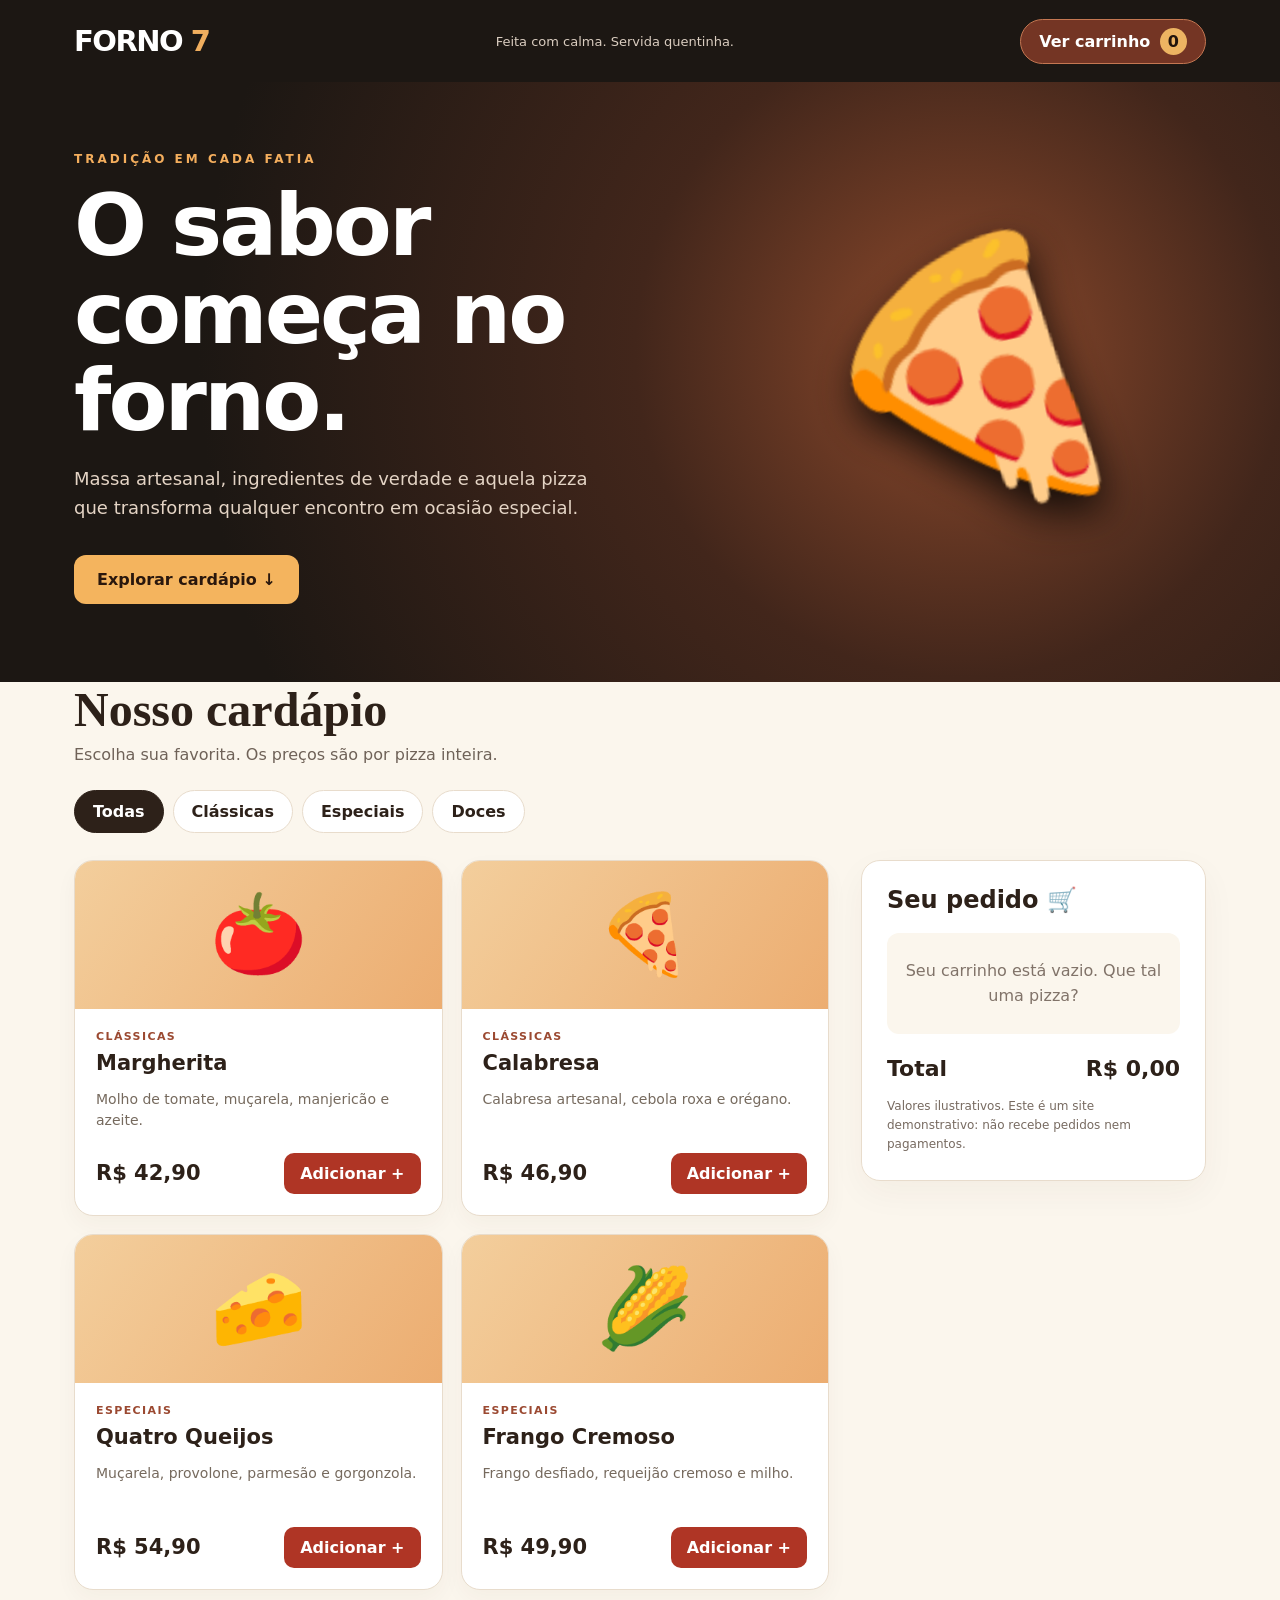
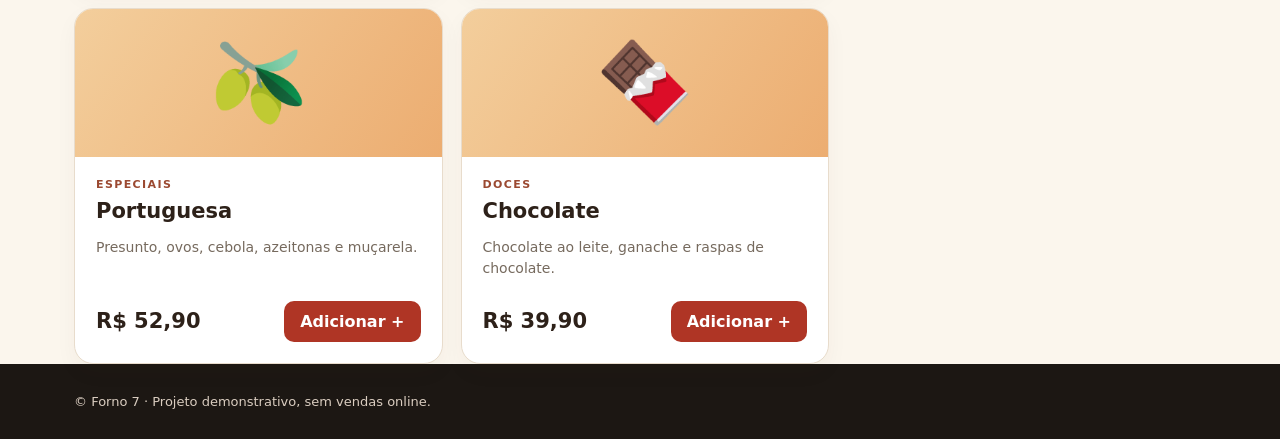
<file: demo/index.html>
<!doctype html>
<html lang="pt-BR">
<head>
  <meta charset="utf-8">
  <meta name="viewport" content="width=device-width, initial-scale=1">
  <meta name="theme-color" content="#18130f">
  <meta name="description" content="Forno 7: pizzas feitas com cuidado, do forno para sua mesa.">
  <title>Forno 7 — Pizza de verdade</title>
  <style>
    :root{font-family:system-ui,-apple-system,BlinkMacSystemFont,"Segoe UI",sans-serif;color:#2d2119;background:#fbf6ed;--ink:#2d2119;--red:#af3525;--cream:#fbf6ed;--border:#e8dccc}
    *{box-sizing:border-box}body{margin:0}button{font:inherit;cursor:pointer}button:focus-visible,a:focus-visible{outline:3px solid #da8a43;outline-offset:3px}
    .wrap{max-width:1180px;margin:auto;padding:0 24px}
    header{background:#1c1713;color:white}header .wrap{min-height:82px;display:flex;align-items:center;justify-content:space-between;gap:16px}
    .brand{font-size:29px;font-weight:900;letter-spacing:-1.5px}.brand span{color:#f0ae5e}
    .top-info{font-size:13px;color:#dacdc0}.cart-toggle{border:1px solid #c47752;color:#fff;background:#743524;border-radius:999px;padding:12px 18px;font-weight:800}
    .hero{background:radial-gradient(circle at 75% 45%,#8e4a2c 0,#42261b 32%,#1c1713 75%);color:white;padding:70px 0 78px}
    .hero .wrap{display:grid;grid-template-columns:1.15fr .85fr;align-items:center;gap:20px}
    .eyebrow{text-transform:uppercase;letter-spacing:3px;color:#f4ae5d;font-weight:800;font-size:12px}
    h1{font-size:clamp(46px,7vw,86px);line-height:1.02;letter-spacing:-3px;margin:16px 0 20px}
    .hero p{color:#e4d4c5;font-size:18px;line-height:1.6;max-width:540px}
    .hero a{display:inline-block;background:#f4b45e;color:#29170d;text-decoration:none;border-radius:12px;padding:15px 23px;margin-top:14px;font-weight:900}
    .pizza-art{font-size:clamp(130px,22vw,250px);text-align:center;filter:drop-shadow(0 18px 20px #120c08);transform:rotate(-12deg)}
    main{padding:60px 0 90px}.section-heading{display:flex;justify-content:space-between;align-items:end;gap:16px;margin-bottom:26px}
    h2{font-family:Georgia,serif;font-size:clamp(32px,4vw,48px);margin:0}.section-heading p{margin:8px 0 0;color:#6f6258}
    .filters{display:flex;gap:9px;flex-wrap:wrap;margin-bottom:27px}.filter{padding:11px 18px;border:1px solid var(--border);border-radius:50px;background:white;color:var(--ink);font-weight:700}
    .filter[aria-pressed="true"]{background:var(--ink);border-color:var(--ink);color:white}
    .layout{display:grid;grid-template-columns:minmax(0,1fr) 345px;gap:32px;align-items:start}
    .grid{display:grid;grid-template-columns:repeat(2,minmax(0,1fr));gap:18px}
    .card{background:#fff;border:1px solid var(--border);border-radius:19px;overflow:hidden;box-shadow:0 9px 22px #4730210a}
    .visual{background:linear-gradient(125deg,#f3ce9c,#ecad71);min-height:148px;display:flex;align-items:center;justify-content:center;font-size:78px}
    .card-body{padding:21px}.tag{color:#9b4931;font-size:11px;font-weight:900;text-transform:uppercase;letter-spacing:1.4px}
    h3{margin:8px 0;font-size:21px}.desc{font-size:14px;color:#766a5e;min-height:44px;line-height:1.5}
    .card-bottom{display:flex;align-items:center;justify-content:space-between;gap:8px;margin-top:20px}
    .price{font-weight:900;font-size:21px}.add{border:0;background:var(--red);color:white;border-radius:10px;padding:11px 16px;font-weight:800}
    .cart{background:white;border:1px solid var(--border);border-radius:19px;padding:25px;position:sticky;top:20px;box-shadow:0 12px 35px #4730210b}
    .cart h2{font:900 24px system-ui;margin-bottom:19px}.cart-items{display:grid;gap:15px}.empty{color:#817369;background:#fbf6ed;border-radius:12px;padding:25px 16px;text-align:center;line-height:1.6}
    .cart-row{display:flex;justify-content:space-between;gap:14px;border-bottom:1px solid #f0e7da;padding-bottom:15px}.cart-row strong{display:block;font-size:14px}
    .line-price{display:block;color:#76675b;font-size:13px;margin-top:4px}.qty{display:flex;align-items:center;gap:10px;margin-top:8px}
    .qty button{width:30px;height:30px;border:1px solid #dccaba;background:#fff9f2;border-radius:7px;font-weight:900}
    .qty span{min-width:17px;text-align:center;font-weight:700}.total{display:flex;justify-content:space-between;align-items:center;font-weight:900;font-size:22px;margin-top:22px}
    .notice{font-size:12px;color:#776a60;line-height:1.6;margin:16px 0 0}.badge{background:#edb462;color:#21140c;padding:4px 8px;border-radius:99px;margin-left:4px}
    footer{background:#1c1713;color:#dacdc0;padding:30px 0;font-size:13px}
    @media(max-width:900px){.layout{grid-template-columns:minmax(0,1fr)}.cart{position:static}.hero{padding:55px 0}.hero .wrap{grid-template-columns:1fr auto}.pizza-art{font-size:135px}}
    @media(max-width:600px){.wrap{padding:0 16px}header .wrap{min-height:72px}.top-info{display:none}.brand{font-size:25px}.hero{padding:52px 0}.hero .wrap{grid-template-columns:1fr}.pizza-art{display:none}h1{letter-spacing:-2px}.hero p{font-size:16px}.grid{grid-template-columns:1fr}.visual{min-height:125px}.section-heading{align-items:start}main{padding-top:43px}.cart-toggle{padding:10px 13px}.card-body{padding:19px}}
    @media(prefers-reduced-motion:no-preference){html{scroll-behavior:smooth}.add:hover,.cart-toggle:hover{filter:brightness(1.12)}}
  </style>
</head>
<body>
<header><div class="wrap"><div class="brand">FORNO <span>7</span></div><div class="top-info">Feita com calma. Servida quentinha.</div><button class="cart-toggle" id="cart-toggle" type="button" aria-controls="cart">Ver carrinho <span class="badge" id="cart-count">0</span></button></div></header>
<section class="hero"><div class="wrap"><div><div class="eyebrow">Tradição em cada fatia</div><h1>O sabor começa no forno.</h1><p>Massa artesanal, ingredientes de verdade e aquela pizza que transforma qualquer encontro em ocasião especial.</p><a href="#cardapio">Explorar cardápio ↓</a></div><div class="pizza-art" role="img" aria-label="Ilustração de pizza">🍕</div></div></section>
<main class="wrap" id="cardapio"><div class="section-heading"><div><h2>Nosso cardápio</h2><p>Escolha sua favorita. Os preços são por pizza inteira.</p></div></div>
<div class="filters" id="filters" role="group" aria-label="Filtrar pizzas"></div>
<div class="layout"><div class="grid" id="menu" aria-live="polite"></div><aside class="cart" id="cart" aria-label="Seu carrinho"><h2>Seu pedido 🛒</h2><div class="cart-items" id="cart-items" aria-live="polite"></div><div class="total"><span>Total</span><output id="cart-total">R$ 0,00</output></div><p class="notice">Valores ilustrativos. Este é um site demonstrativo: não recebe pedidos nem pagamentos.</p></aside></div></main>
<footer><div class="wrap">© Forno 7 · Projeto demonstrativo, sem vendas online.</div></footer>
<script type="module">
import { menu, changeQuantity, calculateCart, formatMoney } from "./cart.mjs";
const menuEl = document.querySelector("#menu");
const filtersEl = document.querySelector("#filters");
const cartEl = document.querySelector("#cart-items");
const countEl = document.querySelector("#cart-count");
const totalEl = document.querySelector("#cart-total");
let cart = {};
let active = "Todas";
const categories = ["Todas", ...new Set(menu.map(p => p.category))];
function renderFilters() {
  filtersEl.replaceChildren();
  for (const category of categories) {
    const button = document.createElement("button");
    button.className = "filter";
    button.type = "button";
    button.textContent = category;
    button.setAttribute("aria-pressed", String(category === active));
    button.addEventListener("click", () => { active = category; renderFilters(); renderMenu(); });
    filtersEl.append(button);
  }
}
function renderMenu() {
  menuEl.replaceChildren();
  for (const p of menu.filter(p => active === "Todas" || p.category === active)) {
    const article = document.createElement("article");
    article.className = "card";
    const visual = document.createElement("div");
    visual.className = "visual"; visual.textContent = p.emoji; visual.setAttribute("aria-hidden","true");
    const body = document.createElement("div"); body.className = "card-body";
    const tag = document.createElement("div"); tag.className = "tag"; tag.textContent = p.category;
    const title = document.createElement("h3"); title.textContent = p.name;
    const desc = document.createElement("p"); desc.className = "desc"; desc.textContent = p.description;
    const bottom = document.createElement("div"); bottom.className = "card-bottom";
    const price = document.createElement("span"); price.className = "price"; price.textContent = formatMoney(p.price);
    const add = document.createElement("button"); add.className = "add"; add.type = "button"; add.textContent = "Adicionar +"; add.setAttribute("aria-label", "Adicionar " + p.name);
    add.addEventListener("click", () => { cart = changeQuantity(cart, p.id, 1); renderCart(); });
    bottom.append(price,add); body.append(tag,title,desc,bottom); article.append(visual,body); menuEl.append(article);
  }
}
function renderCart() {
  const summary = calculateCart(cart);
  cartEl.replaceChildren();
  if (!summary.items.length) {
    const empty = document.createElement("div"); empty.className = "empty"; empty.textContent = "Seu carrinho está vazio. Que tal uma pizza?"; cartEl.append(empty);
  }
  for (const item of summary.items) {
    const row = document.createElement("div"); row.className = "cart-row";
    const details = document.createElement("div");
    const name = document.createElement("strong"); name.textContent = item.name;
    const price = document.createElement("span"); price.className = "line-price"; price.textContent = formatMoney(item.subtotal);
    const qty = document.createElement("div"); qty.className = "qty";
    const minus = document.createElement("button"); minus.type = "button"; minus.textContent = "−"; minus.setAttribute("aria-label", "Remover uma " + item.name);
    const amount = document.createElement("span"); amount.textContent = String(item.quantity);
    const plus = document.createElement("button"); plus.type = "button"; plus.textContent = "+"; plus.setAttribute("aria-label", "Adicionar uma " + item.name);
    minus.addEventListener("click", () => { cart = changeQuantity(cart, item.id, -1); renderCart(); });
    plus.addEventListener("click", () => { cart = changeQuantity(cart, item.id, 1); renderCart(); });
    qty.append(minus,amount,plus); details.append(name,price,qty); row.append(details); cartEl.append(row);
  }
  totalEl.textContent = formatMoney(summary.total); countEl.textContent = String(summary.count);
}
document.querySelector("#cart-toggle").addEventListener("click", () => { document.querySelector("#cart").scrollIntoView({ behavior: "smooth", block: "start" }); });
renderFilters();renderMenu();renderCart();
</script>
</body></html>
</file>
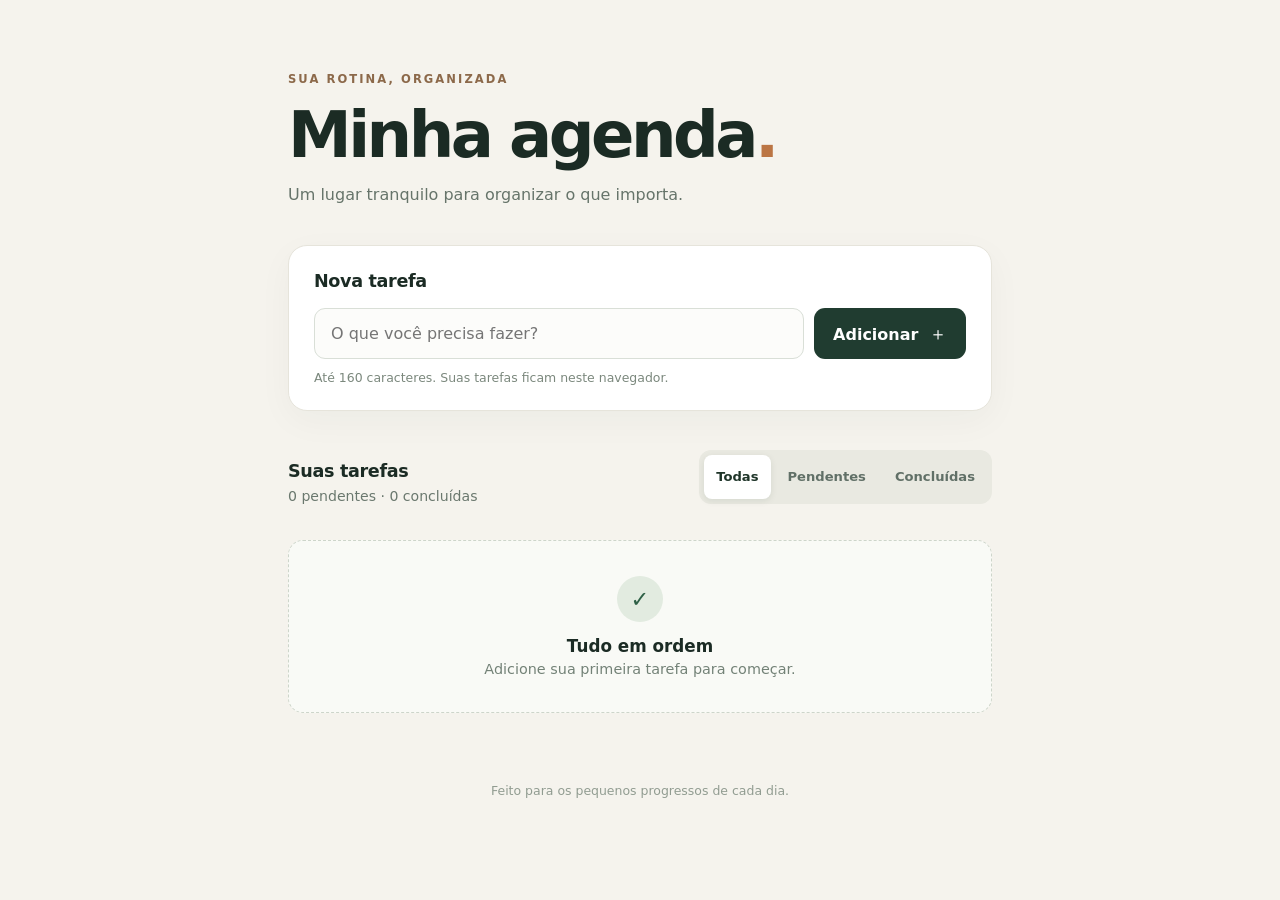
<file: demo/agenda/index.html>
<!doctype html>
<html lang="pt-BR">
<head>
  <meta charset="utf-8">
  <meta name="viewport" content="width=device-width, initial-scale=1">
  <meta name="theme-color" content="#182b24">
  <meta name="description" content="Agenda simples de tarefas, disponível mesmo sem conexão.">
  <title>Agenda — minhas tarefas</title>
  <link rel="stylesheet" href="./styles.css">
  <script type="module" src="./app.mjs"></script>
</head>
<body>
  <a class="skip-link" href="#tasks-title">Pular para tarefas</a>
  <main class="shell">
    <header class="heading">
      <div class="eyebrow">SUA ROTINA, ORGANIZADA</div>
      <h1>Minha agenda<span class="dot">.</span></h1>
      <p>Um lugar tranquilo para organizar o que importa.</p>
    </header>
    <section class="panel" aria-labelledby="new-task-title">
      <h2 id="new-task-title">Nova tarefa</h2>
      <form id="task-form" autocomplete="off">
        <label class="visually-hidden" for="task-title">Descrição da tarefa</label>
        <div class="entry">
          <input id="task-title" name="title" type="text" maxlength="160" required placeholder="O que você precisa fazer?" aria-describedby="form-help">
          <button class="primary" type="submit">Adicionar <span aria-hidden="true">＋</span></button>
        </div>
        <p class="help" id="form-help">Até 160 caracteres. Suas tarefas ficam neste navegador.</p>
      </form>
    </section>
    <section class="tasks" aria-labelledby="tasks-title">
      <div class="toolbar">
        <div>
          <h2 id="tasks-title" tabindex="-1">Suas tarefas</h2>
          <p id="summary"></p>
          <p id="action-status" class="visually-hidden" role="status" aria-live="polite" aria-atomic="true"></p>
        </div>
        <div class="filters" aria-label="Filtrar tarefas" role="group">
          <button type="button" class="filter active" data-filter="all" aria-pressed="true">Todas</button>
          <button type="button" class="filter" data-filter="active" aria-pressed="false">Pendentes</button>
          <button type="button" class="filter" data-filter="done" aria-pressed="false">Concluídas</button>
        </div>
      </div>
      <p id="storage-warning" class="warning" role="alert" hidden></p>
      <p id="keyboard-help" class="visually-hidden">Nos botões de tarefas, use seta para cima ou para baixo para ir à tarefa anterior ou seguinte, Home para a primeira e End para a última. Tab continua disponível.</p>
      <ul id="task-list" class="task-list" aria-label="Lista de tarefas" aria-describedby="summary keyboard-help"></ul>
      <div id="empty-state" class="empty" hidden>
        <span aria-hidden="true" class="empty-icon">✓</span>
        <h3 id="empty-title">Tudo em ordem</h3>
        <p id="empty-detail">Adicione sua primeira tarefa para começar.</p>
      </div>
    </section>
    <footer>Feito para os pequenos progressos de cada dia.</footer>
  </main>
</body>
</html>
</file>
<file: demo/agenda/styles.css>
:root{font-family:Inter,ui-sans-serif,system-ui,-apple-system,BlinkMacSystemFont,"Segoe UI",sans-serif;color:#1b2b24;background:#f5f3ed;font-synthesis:none}
*{box-sizing:border-box}
body{margin:0;min-height:100vh}
button,input{font:inherit}
button{cursor:pointer}
button:focus-visible,input:focus-visible{outline:3px solid #cb7f44;outline-offset:3px}
.shell{width:min(760px,100%);padding:72px 28px 32px;margin:auto}
.eyebrow{font-size:.72rem;letter-spacing:.18em;font-weight:800;color:#8c694a}
h1{font-size:clamp(2.3rem,7vw,4rem);letter-spacing:-.055em;line-height:1.1;margin:14px 0 12px}
.dot{color:#bb7544}
.heading>p{color:#66746a;margin:0 0 37px;line-height:1.6}
.panel{background:#fff;border:1px solid #e6e4db;border-radius:19px;padding:25px;box-shadow:0 10px 35px #23372b0a}
h2{margin:0;font-size:1.1rem;letter-spacing:-.02em}
.entry{display:flex;gap:10px;margin-top:17px}
.entry input{flex:1;min-width:0;border:1px solid #d9dfd7;background:#fcfcfa;border-radius:11px;padding:15px 16px;font-size:1rem}
.primary{border:0;border-radius:11px;background:#203c30;color:#fff;padding:13px 19px;font-weight:700;white-space:nowrap}
.primary:hover{background:#305543}
.primary span{padding-left:5px;font-size:1.15em}
.help{font-size:.78rem;color:#7b887d;margin:11px 0 0}
.tasks{margin-top:39px}
.toolbar{display:flex;justify-content:space-between;align-items:end;gap:16px;flex-wrap:wrap}
#summary{margin:7px 0 0;color:#6a786e;font-size:.88rem}
.filters{display:flex;gap:5px;padding:5px;border-radius:12px;background:#e9e9e1}
.filter{border:0;border-radius:8px;padding:12px 12px;min-height:44px;background:transparent;color:#617067;font-size:.82rem;font-weight:650}
.filter.active{color:#1f3529;background:white;box-shadow:0 2px 7px #102d1a16}
.task-list{list-style:none;padding:0;margin:18px 0 0;display:grid;gap:9px}
.task-item{display:flex;align-items:center;gap:13px;border:1px solid #e6e5dd;border-radius:13px;background:#fff;padding:13px 15px;min-height:67px}
.task-item.completed{background:#fdfdfb}
.toggle{flex:0 0 44px;height:44px;width:44px;border:2px solid #a4b1a7;border-radius:50%;background:#fff;display:grid;place-items:center;color:white;padding:0}
.completed .toggle{background:#2b5943;border-color:#2b5943}
.task-text{flex:1;min-width:0;overflow-wrap:anywhere;line-height:1.45}
.completed .task-text{text-decoration:line-through;color:#819088}
.delete{border:0;background:transparent;color:#53665a;padding:11px 12px;min-height:44px;border-radius:8px}
.delete:hover{color:#a5402f;background:#f9eee9}
.empty{margin-top:18px;border:1px dashed #cdd5ca;background:#f9faf6;border-radius:15px;padding:35px 18px;text-align:center}
.empty-icon{width:46px;height:46px;display:inline-grid;place-items:center;border-radius:50%;background:#e2ebe0;color:#2e6046;font-size:1.4rem}
.empty h3{margin:14px 0 5px;font-size:1.05rem}
.empty p{margin:0;color:#738277;font-size:.9rem}
.warning{background:#fff3e5;color:#75491d;border-radius:10px;padding:13px;line-height:1.45}
footer{text-align:center;color:#919c91;font-size:.78rem;padding-top:70px}
.visually-hidden{position:absolute;width:1px;height:1px;padding:0;margin:-1px;overflow:hidden;clip:rect(0,0,0,0);white-space:nowrap;border:0}
[hidden]{display:none!important}
@media(max-width:560px){.shell{padding:43px 17px 25px}.panel{padding:18px}.entry{flex-direction:column}.primary{min-height:46px}.toolbar{align-items:stretch}.filters{width:100%;justify-content:space-between}.filter{flex:1;padding:10px 6px}.task-item{padding:12px}.heading>p{margin-bottom:28px}footer{padding-top:45px}}
@media(prefers-reduced-motion:no-preference){button{transition:background .15s ease,color .15s ease}}

/* Navegação por teclado, zoom e áreas de toque acessíveis. */
.skip-link{position:absolute;top:8px;left:8px;z-index:10;background:#203c30;color:#fff;padding:12px 16px;border-radius:9px;transform:translateY(-160%)}
.skip-link:focus{transform:none}
@media(max-width:360px){.shell{padding-inline:12px}.panel{padding:14px}.task-item{gap:7px;padding:9px}.filter{font-size:.76rem;padding-inline:4px}.delete{padding-inline:8px}}
@media(hover:none){.delete{color:#354d3f}}
@media(prefers-reduced-motion:reduce){*,*::before,*::after{scroll-behavior:auto!important;transition:none!important}}

/* Layout resiliente a zoom, textos longos e áreas de toque pequenas. */
@media(max-width:560px){
  .toolbar,.toolbar>div{min-width:0}
  .filters{flex-wrap:wrap}
  .filter{min-width:max-content}
  .task-item{flex-wrap:wrap}
  .task-text{flex-basis:calc(100% - 62px)}
  .delete{margin-left:auto}
}
@media(max-width:320px){
  .filters{display:grid;grid-template-columns:1fr 1fr}
  .filter{min-width:0}
}
@media(forced-colors:active){
  .filter.active{outline:2px solid Highlight;outline-offset:-2px}
  .completed .toggle{border-color:Highlight;color:Highlight}
  .toggle,.primary,.delete{forced-color-adjust:auto}
}
</file>
